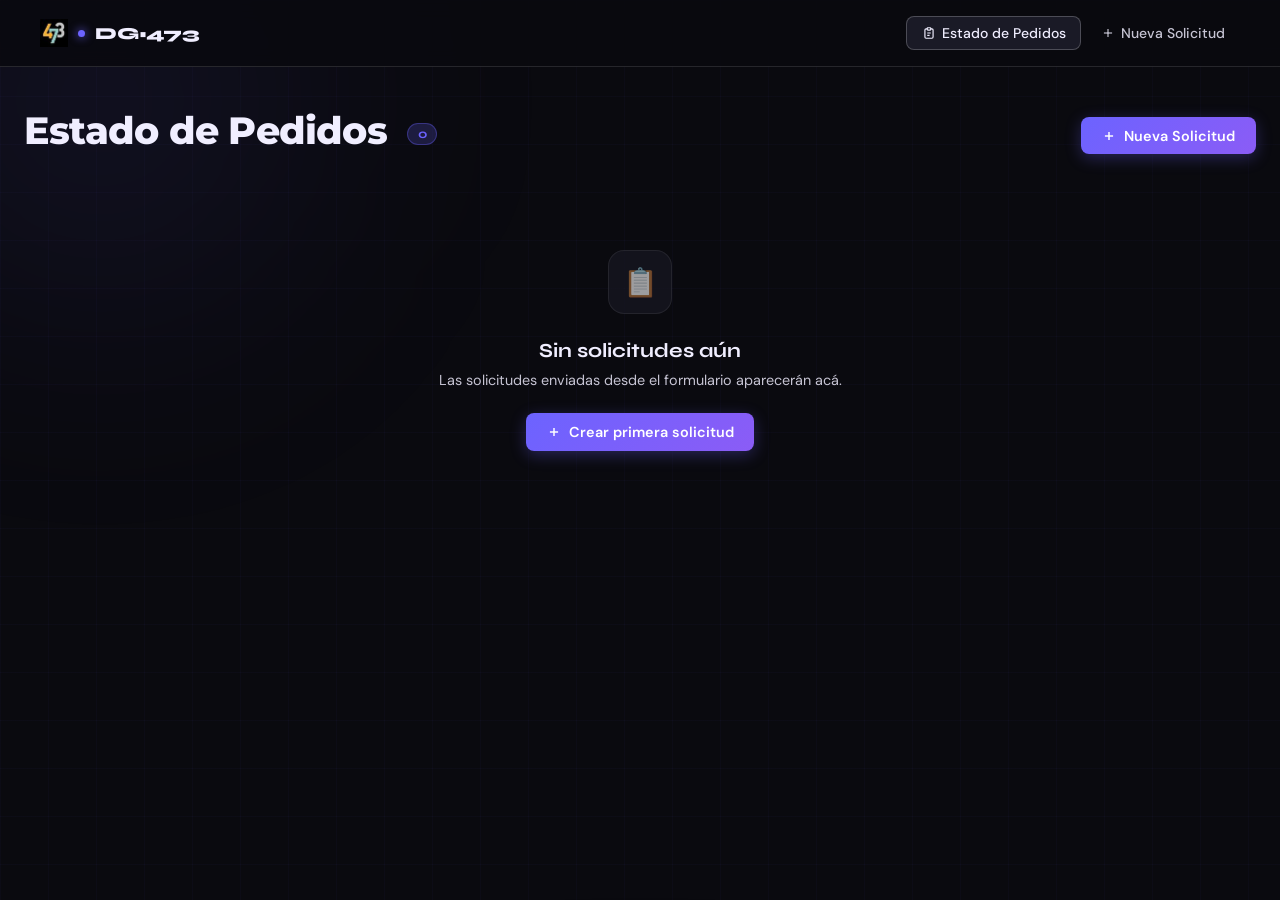
<file: index.html>
<!DOCTYPE html>
<html lang="es">
<head>
<meta charset="UTF-8">
<meta name="viewport" content="width=device-width, initial-scale=1.0">
<title>DG•473 — Estado de Pedidos</title>
<link rel="icon" type="image/png" href="favicon.png">
<link rel="stylesheet" href="styles.css">
</head>
<body>

<div class="glow-orb glow-orb-1"></div>

<nav>
  <a href="index.html" class="nav-brand">
    <img src="favicon.png" alt="DG473" class="nav-favicon">
    <div class="nav-brand-dot"></div>
    DG•473
  </a>
  <div class="nav-links">
    <a href="index.html" class="nav-link active">
      <svg width="14" height="14" viewBox="0 0 24 24" fill="none" stroke="currentColor" stroke-width="2"><path d="M9 5H7a2 2 0 00-2 2v12a2 2 0 002 2h10a2 2 0 002-2V7a2 2 0 00-2-2h-2"/><rect x="9" y="3" width="6" height="4" rx="1"/><path d="M9 12h6M9 16h4"/></svg>
      Estado de Pedidos
    </a>
    <a href="solicitud.html" class="nav-link">
      <svg width="14" height="14" viewBox="0 0 24 24" fill="none" stroke="currentColor" stroke-width="2"><line x1="12" y1="5" x2="12" y2="19"/><line x1="5" y1="12" x2="19" y2="12"/></svg>
      Nueva Solicitud
    </a>
  </div>
</nav>

<main class="estado-main">
  <div class="estado-page-header page-header">
    <div>
      <h1 class="page-title estado-page-title">
        Estado de Pedidos <span class="counter-badge" id="rowCount">0</span>
      </h1>
    </div>
    <a href="solicitud.html" class="btn-new">
      <svg width="14" height="14" viewBox="0 0 24 24" fill="none" stroke="currentColor" stroke-width="2.5"><line x1="12" y1="5" x2="12" y2="19"/><line x1="5" y1="12" x2="19" y2="12"/></svg>
      Nueva Solicitud
    </a>
  </div>

  <div id="tableContainer">
    <div class="table-wrapper">
      <div class="table-scroll">
        <table>
          <thead>
            <tr>
              <th>Pedido / Solicita</th>
              <th>Unidad</th>
              <th>Diseño</th>
              <th>Detalle</th>
              <th>Fecha Asignada</th>
              <th>Prioridad</th>
              <th>Estado</th>
              <th>Correcciones</th>
              <th>Link</th>
              <th style="text-align:center; width:44px">
                <svg width="13" height="13" viewBox="0 0 24 24" fill="none" stroke="currentColor" stroke-width="2"><path d="M3 6h18M19 6l-1 14a2 2 0 01-2 2H8a2 2 0 01-2-2L5 6"/></svg>
              </th>
            </tr>
          </thead>
          <tbody id="tbody"></tbody>
        </table>
      </div>
    </div>
  </div>

  <div class="empty-state" id="emptyState" style="display:none">
    <div class="empty-icon">📋</div>
    <div class="empty-title">Sin solicitudes aún</div>
    <p class="empty-text">Las solicitudes enviadas desde el formulario aparecerán acá.</p>
    <a href="solicitud.html" class="btn-new" style="display:inline-flex; text-decoration:none;">
      <svg width="14" height="14" viewBox="0 0 24 24" fill="none" stroke="currentColor" stroke-width="2.5"><line x1="12" y1="5" x2="12" y2="19"/><line x1="5" y1="12" x2="19" y2="12"/></svg>
      Crear primera solicitud
    </a>
  </div>
</main>

<!-- Modal detalle -->
<div class="modal-overlay" id="modalOverlay" onclick="closeModalIfOutside(event)">
  <div class="modal">
    <div class="modal-header">
      <div class="modal-title" id="modalTitle"></div>
      <button class="modal-close" onclick="closeModal()">
        <svg width="12" height="12" viewBox="0 0 24 24" fill="none" stroke="currentColor" stroke-width="2.5"><line x1="18" y1="6" x2="6" y2="18"/><line x1="6" y1="6" x2="18" y2="18"/></svg>
      </button>
    </div>
    <div class="modal-label">Detalle completo del diseño</div>
    <div class="modal-content" id="modalContent"></div>
  </div>
</div>

<!-- Confirm delete -->
<div class="confirm-overlay" id="confirmOverlay">
  <div class="confirm-dialog">
    <div class="confirm-icon">
      <svg width="22" height="22" viewBox="0 0 24 24" fill="none" stroke="currentColor" stroke-width="2"><path d="M3 6h18M19 6l-1 14a2 2 0 01-2 2H8a2 2 0 01-2-2L5 6M10 11v6M14 11v6M9 6V4a1 1 0 011-1h4a1 1 0 011 1v2"/></svg>
    </div>
    <div class="confirm-title">¿Eliminar solicitud?</div>
    <p class="confirm-text">Esta acción no se puede deshacer. La solicitud será eliminada permanentemente.</p>
    <div class="confirm-actions">
      <button class="btn-cancel" onclick="closeConfirm()">Cancelar</button>
      <button class="btn-delete" onclick="confirmDelete()">Sí, eliminar</button>
    </div>
  </div>
</div>

<!-- Toast -->
<div class="toast toast-danger" id="toast">
  <svg width="14" height="14" viewBox="0 0 24 24" fill="none" stroke="currentColor" stroke-width="2.5"><path d="M3 6h18M19 6l-1 14a2 2 0 01-2 2H8a2 2 0 01-2-2L5 6"/></svg>
  Solicitud eliminada
</div>

<script>
  let pendingDeleteId = null;
  const ESTADOS    = ['Sin Iniciar','Iniciado','Feedback','FINALIZADO'];
  const PRIORIDADES = ['Urgente','Intermedio','Normal'];

  function getSolicitudes() {
    return JSON.parse(localStorage.getItem('solicitudes') || '[]');
  }

  function saveSolicitudes(data) {
    localStorage.setItem('solicitudes', JSON.stringify(data));
  }

  function formatDate(d) {
    if (!d) return '—';
    const parts = d.split('-');
    if (parts.length !== 3) return d;
    return parts[2] + '/' + parts[1] + '/' + parts[0];
  }

  function priorityBadge(p) {
    const map = { 'Urgente': 'urgente', 'Intermedio': 'intermedio', 'Normal': 'normal' };
    const cls = map[p] || 'normal';
    return '<span class="badge badge-' + cls + '"><span class="badge-dot"></span>' + esc(p) + '</span>';
  }

  function esc(str) {
    if (!str) return '';
    return String(str)
      .replace(/&/g,'&amp;').replace(/</g,'&lt;').replace(/>/g,'&gt;')
      .replace(/"/g,'&quot;').replace(/'/g,'&#39;');
  }

  function renderTable() {
    const data = getSolicitudes();
    const tbody = document.getElementById('tbody');
    const emptyState = document.getElementById('emptyState');
    const tableContainer = document.getElementById('tableContainer');
    document.getElementById('rowCount').textContent = data.length;

    if (data.length === 0) {
      tableContainer.style.display = 'none';
      emptyState.style.display = 'block';
      return;
    }

    tableContainer.style.display = 'block';
    emptyState.style.display = 'none';
    tbody.innerHTML = '';

    data.forEach(function(item) {
      const tr = document.createElement('tr');
      if (item.estado === 'FINALIZADO') tr.classList.add('finalizado');
      tr.dataset.id = item.id;

      const detalleLong = item.detalle && item.detalle.length > 150;
      const linkVal = item.link || '';
      const hasLink = linkVal.startsWith('http');

      const estadoOptions = ESTADOS.map(function(s) {
        return '<option value="' + esc(s) + '"' + (item.estado === s ? ' selected' : '') + '>' + esc(s) + '</option>';
      }).join('');

      const prioOptions = PRIORIDADES.map(function(s) {
        return '<option value="' + esc(s) + '"' + (item.prioridad === s ? ' selected' : '') + '>' + esc(s) + '</option>';
      }).join('');

      const detalleEsc = esc(item.detalle || '—');
      const detalleData = (item.detalle || '').replace(/\\/g,'\\\\').replace(/'/g,"\\'").replace(/\n/g,'\\n');
      const solicEsc = esc(item.solicita).replace(/'/g,"\\'");

      // Map old priority names to new ones
      const prioVal = item.prioridad === 'Prioritario' ? 'Intermedio' : (item.prioridad || 'Normal');

      tr.innerHTML =
        /* Fecha + Solicita combinados */
        '<td class="td-fecha-solicita">' +
          '<span class="td-fecha">' + formatDate(item.fechaPedido) + '</span>' +
          '<span class="td-solicita">' + esc(item.solicita) + '</span>' +
        '</td>' +
        '<td class="unidad-cell">' + esc(item.unidad) + '</td>' +
        '<td class="tipo-cell">' + esc(item.tipoDiseno) + '</td>' +
        /* Detalle */
        '<td class="detalle-cell">' +
          '<div class="detalle-preview" onclick="openModal(\'' + solicEsc + '\', \'' + detalleData + '\')">' + detalleEsc + '</div>' +
          (detalleLong ? '<button class="detalle-more" onclick="openModal(\'' + solicEsc + '\', \'' + detalleData + '\')"><svg width="10" height="10" viewBox="0 0 24 24" fill="none" stroke="currentColor" stroke-width="2.5"><path d="M15 3h6v6M9 21H3v-6M21 3l-7 7M3 21l7-7"/></svg> Ver completo</button>' : '') +
        '</td>' +
        /* Fecha Asignada editable */
        '<td><input type="date" class="fecha-asignada-input" value="' + esc(item.fechaAsignada || '') + '" onchange="updateFechaAsignada(' + item.id + ', this.value)" title="Editar fecha asignada"></td>' +
        /* Prioridad: badge + select */
        '<td class="prioridad-cell">' +
          '<div class="prioridad-wrap">' +
            '<div id="pBadge-' + item.id + '">' + priorityBadge(prioVal) + '</div>' +
            '<select class="prioridad-select" onchange="updatePrioridad(' + item.id + ', this.value)">' + prioOptions + '</select>' +
          '</div>' +
        '</td>' +
        /* Estado */
        '<td><select class="estado-select" onchange="updateEstado(' + item.id + ', this.value)">' + estadoOptions + '</select></td>' +
        /* Correcciones */
        '<td class="correcciones-cell"><textarea class="correcciones-textarea" placeholder="Anotá las correcciones..." onchange="updateCorrecciones(' + item.id + ', this.value)">' + esc(item.correcciones || '') + '</textarea></td>' +
        /* Link */
        '<td class="link-cell"><div class="link-input-wrap">' +
          '<input type="url" class="link-input" placeholder="https://..." value="' + esc(linkVal) + '" onchange="updateLink(' + item.id + ', this.value)">' +
          '<a class="link-open-btn" id="linkBtn-' + item.id + '" href="' + (hasLink ? esc(linkVal) : '#') + '" target="_blank" rel="noopener" style="' + (!hasLink ? 'opacity:0.3;pointer-events:none;' : '') + '" title="Abrir link"><svg width="12" height="12" viewBox="0 0 24 24" fill="none" stroke="currentColor" stroke-width="2.5"><path d="M18 13v6a2 2 0 01-2 2H5a2 2 0 01-2-2V8a2 2 0 012-2h6"/><polyline points="15 3 21 3 21 9"/><line x1="10" y1="14" x2="21" y2="3"/></svg></a>' +
        '</div></td>' +
        /* Delete */
        '<td><button class="delete-btn" onclick="askDelete(' + item.id + ')" title="Eliminar"><svg width="14" height="14" viewBox="0 0 24 24" fill="none" stroke="currentColor" stroke-width="2"><path d="M3 6h18M19 6l-1 14a2 2 0 01-2 2H8a2 2 0 01-2-2L5 6M10 11v6M14 11v6M9 6V4a1 1 0 011-1h4a1 1 0 011 1v2"/></svg></button></td>';

      tbody.appendChild(tr);
    });
  }

  function updateEstado(id, estado) {
    const data = getSolicitudes();
    const item = data.find(function(x) { return x.id == id; });
    if (!item) return;
    item.estado = estado;
    saveSolicitudes(data);
    const tr = document.querySelector('tr[data-id="' + id + '"]');
    if (tr) {
      if (estado === 'FINALIZADO') tr.classList.add('finalizado');
      else tr.classList.remove('finalizado');
    }
  }

  function updatePrioridad(id, prioridad) {
    const data = getSolicitudes();
    const item = data.find(function(x) { return x.id == id; });
    if (!item) return;
    item.prioridad = prioridad;
    saveSolicitudes(data);
    const badge = document.getElementById('pBadge-' + id);
    if (badge) badge.innerHTML = priorityBadge(prioridad);
  }

  function updateFechaAsignada(id, fecha) {
    const data = getSolicitudes();
    const item = data.find(function(x) { return x.id == id; });
    if (!item) return;
    item.fechaAsignada = fecha;
    saveSolicitudes(data);
  }

  function updateCorrecciones(id, texto) {
    const data = getSolicitudes();
    const item = data.find(function(x) { return x.id == id; });
    if (!item) return;
    item.correcciones = texto;
    saveSolicitudes(data);
  }

  function updateLink(id, link) {
    const data = getSolicitudes();
    const item = data.find(function(x) { return x.id == id; });
    if (!item) return;
    item.link = link.trim();
    saveSolicitudes(data);
    const btn = document.getElementById('linkBtn-' + id);
    if (btn) {
      const valid = link.trim().startsWith('http');
      btn.href = valid ? link.trim() : '#';
      btn.style.opacity = valid ? '1' : '0.3';
      btn.style.pointerEvents = valid ? '' : 'none';
    }
  }

  function askDelete(id) {
    pendingDeleteId = id;
    document.getElementById('confirmOverlay').classList.add('open');
  }

  function closeConfirm() {
    pendingDeleteId = null;
    document.getElementById('confirmOverlay').classList.remove('open');
  }

  function confirmDelete() {
    if (!pendingDeleteId) return;
    const data = getSolicitudes().filter(function(x) { return x.id != pendingDeleteId; });
    saveSolicitudes(data);
    pendingDeleteId = null;
    document.getElementById('confirmOverlay').classList.remove('open');
    renderTable();
    const t = document.getElementById('toast');
    t.classList.add('show');
    setTimeout(function() { t.classList.remove('show'); }, 2500);
  }

  function openModal(title, content) {
    document.getElementById('modalTitle').textContent = 'Solicita: ' + title;
    document.getElementById('modalContent').textContent = content || '—';
    document.getElementById('modalOverlay').classList.add('open');
  }

  function closeModal() { document.getElementById('modalOverlay').classList.remove('open'); }
  function closeModalIfOutside(e) { if (e.target === document.getElementById('modalOverlay')) closeModal(); }

  document.addEventListener('keydown', function(e) {
    if (e.key === 'Escape') { closeModal(); closeConfirm(); }
  });

  renderTable();
</script>
</body>
</html>
</file>
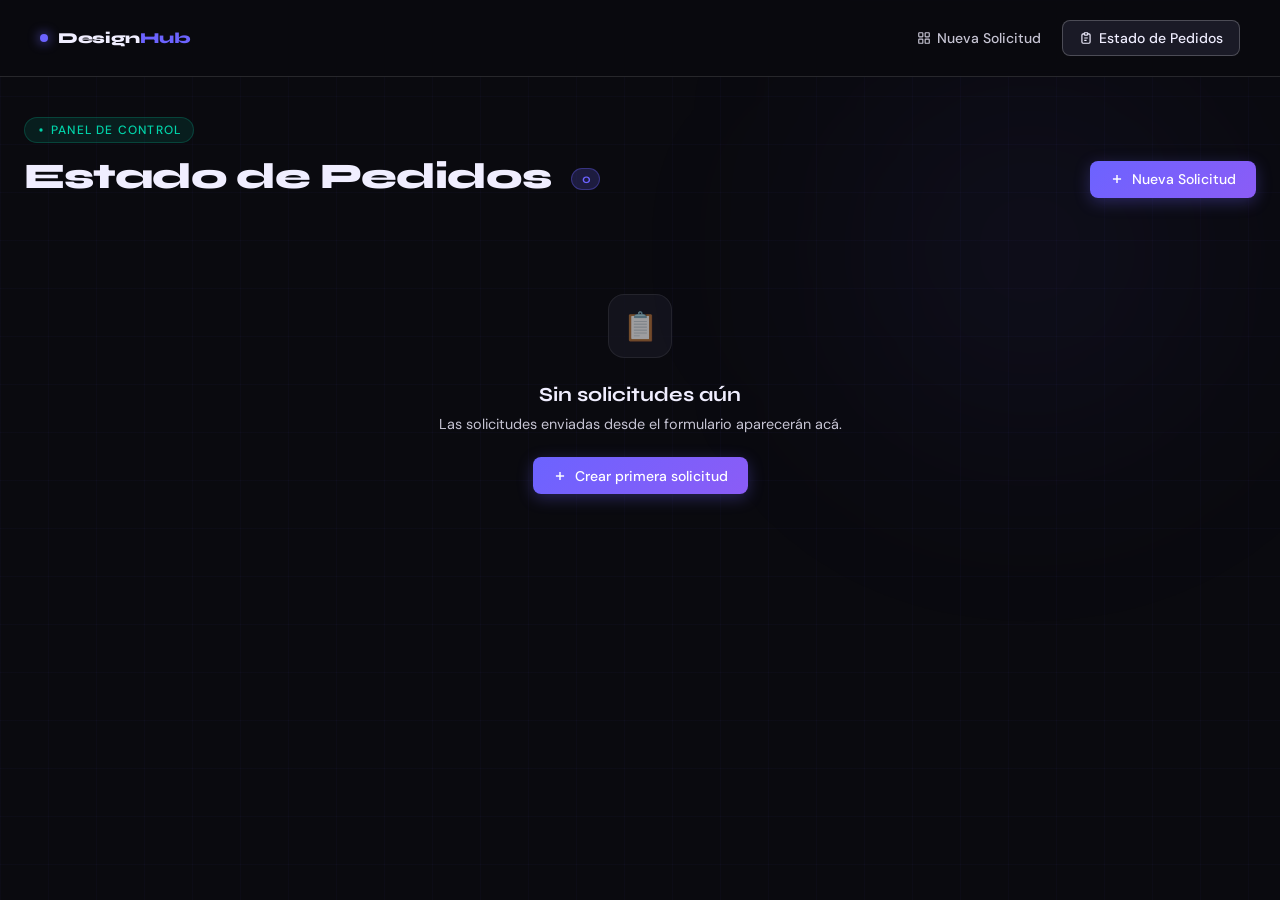
<file: estado.html>
<!DOCTYPE html>
<html lang="es">
<head>
<meta charset="UTF-8">
<meta name="viewport" content="width=device-width, initial-scale=1.0">
<title>Estado de Pedidos — DesignHub</title>
<link href="https://fonts.googleapis.com/css2?family=Syne:wght@400;500;600;700;800&family=DM+Sans:wght@300;400;500&display=swap" rel="stylesheet">
<style>
  *, *::before, *::after { box-sizing: border-box; margin: 0; padding: 0; }

  :root {
    --bg: #0a0a0f;
    --surface: #12121a;
    --surface2: #1a1a26;
    --border: rgba(255,255,255,0.12);
    --border-hover: rgba(255,255,255,0.22);
    --accent: #6c63ff;
    --accent2: #ff6b9d;
    --accent3: #00d4aa;
    --text: #f0eeff;
    --text-muted: rgba(240,238,255,0.82);
    --text-dim: rgba(240,238,255,0.55);
    --danger: #ff4757;
    --radius: 12px;
    --radius-sm: 8px;
  }

  body {
    font-family: 'DM Sans', sans-serif;
    background: var(--bg);
    color: var(--text);
    min-height: 100vh;
    overflow-x: hidden;
  }

  body::before {
    content: '';
    position: fixed;
    inset: 0;
    background-image:
      linear-gradient(rgba(108,99,255,0.03) 1px, transparent 1px),
      linear-gradient(90deg, rgba(108,99,255,0.03) 1px, transparent 1px);
    background-size: 48px 48px;
    pointer-events: none;
    z-index: 0;
  }

  .glow-orb {
    position: fixed;
    border-radius: 50%;
    filter: blur(120px);
    pointer-events: none;
    z-index: 0;
  }
  .glow-orb-1 {
    width: 500px; height: 500px;
    background: radial-gradient(circle, rgba(108,99,255,0.1), transparent 70%);
    top: 0; right: 0;
  }

  nav {
    position: sticky;
    top: 0;
    z-index: 50;
    display: flex;
    align-items: center;
    justify-content: space-between;
    padding: 1.25rem 2.5rem;
    border-bottom: 1px solid var(--border);
    backdrop-filter: blur(10px);
    background: rgba(10,10,15,0.85);
  }

  .nav-brand {
    display: flex;
    align-items: center;
    gap: 10px;
    font-family: 'Syne', sans-serif;
    font-weight: 800;
    font-size: 0.95rem;
    letter-spacing: -0.02em;
  }

  .nav-brand-dot {
    width: 8px; height: 8px;
    background: var(--accent);
    border-radius: 50%;
    box-shadow: 0 0 12px var(--accent);
    animation: pulse 2s ease-in-out infinite;
  }

  @keyframes pulse {
    0%, 100% { opacity: 1; transform: scale(1); }
    50% { opacity: 0.6; transform: scale(0.8); }
  }

  .nav-links { display: flex; gap: 4px; }

  .nav-link {
    padding: 0.5rem 1rem;
    border-radius: var(--radius-sm);
    font-size: 0.875rem;
    font-weight: 500;
    color: var(--text-muted);
    text-decoration: none;
    transition: all 0.2s;
    border: 1px solid transparent;
    display: inline-flex;
    align-items: center;
    gap: 6px;
  }

  .nav-link:hover { color: var(--text); background: var(--surface); border-color: var(--border); }
  .nav-link.active { color: var(--text); background: var(--surface2); border-color: var(--border-hover); }

  main {
    position: relative;
    z-index: 1;
    padding: 2.5rem 1.5rem 4rem;
    max-width: 1400px;
    margin: 0 auto;
  }

  .page-header {
    display: flex;
    align-items: flex-end;
    justify-content: space-between;
    margin-bottom: 2rem;
    gap: 1rem;
    flex-wrap: wrap;
    animation: fadeUp 0.4s ease both;
  }

  @keyframes fadeUp {
    from { opacity: 0; transform: translateY(12px); }
    to { opacity: 1; transform: translateY(0); }
  }

  .page-tag {
    display: inline-flex;
    align-items: center;
    gap: 6px;
    font-size: 0.75rem;
    font-weight: 500;
    letter-spacing: 0.1em;
    text-transform: uppercase;
    color: var(--accent3);
    background: rgba(0,212,170,0.1);
    border: 1px solid rgba(0,212,170,0.2);
    padding: 4px 12px;
    border-radius: 100px;
    margin-bottom: 0.75rem;
  }

  .page-title {
    font-family: 'Syne', sans-serif;
    font-size: clamp(1.5rem, 3vw, 2.25rem);
    font-weight: 800;
    letter-spacing: -0.03em;
  }

  .counter-badge {
    display: inline-flex;
    align-items: center;
    justify-content: center;
    background: rgba(108,99,255,0.2);
    color: var(--accent);
    border: 1px solid rgba(108,99,255,0.35);
    border-radius: 100px;
    font-size: 0.8rem;
    font-weight: 600;
    padding: 2px 10px;
    margin-left: 10px;
    vertical-align: middle;
    font-family: 'Syne', sans-serif;
  }

  .btn-new {
    display: inline-flex;
    align-items: center;
    gap: 8px;
    font-family: 'DM Sans', sans-serif;
    font-size: 0.875rem;
    font-weight: 500;
    padding: 0.6rem 1.25rem;
    border-radius: var(--radius-sm);
    background: linear-gradient(135deg, var(--accent), #8b5cf6);
    color: white;
    text-decoration: none;
    box-shadow: 0 4px 16px rgba(108,99,255,0.3);
    transition: all 0.2s;
    border: none;
    cursor: pointer;
  }

  .btn-new:hover { transform: translateY(-1px); box-shadow: 0 6px 24px rgba(108,99,255,0.4); }

  .table-wrapper {
    background: var(--surface);
    border: 1px solid var(--border);
    border-radius: 16px;
    overflow: hidden;
    animation: fadeUp 0.4s 0.1s ease both;
    position: relative;
  }

  .table-wrapper::before {
    content: '';
    position: absolute;
    top: 0; left: 0; right: 0;
    height: 1px;
    background: linear-gradient(90deg, transparent, var(--accent), transparent);
    opacity: 0.5;
    z-index: 1;
  }

  .table-scroll { overflow-x: auto; }

  table {
    width: 100%;
    border-collapse: collapse;
    font-size: 0.95rem;
    min-width: 1000px;
  }

  thead tr {
    background: var(--surface2);
    border-bottom: 1px solid var(--border);
  }

  th {
    padding: 0.9rem 1rem;
    text-align: left;
    font-size: 0.78rem;
    font-weight: 700;
    letter-spacing: 0.07em;
    text-transform: uppercase;
    color: var(--text-dim);
    white-space: nowrap;
  }

  tbody tr {
    border-bottom: 1px solid var(--border);
    transition: background 0.2s;
  }

  tbody tr:last-child { border-bottom: none; }
  tbody tr:hover { background: rgba(255,255,255,0.02); }

  tbody tr.terminado { background: rgba(0,212,170,0.05) !important; }
  tbody tr.terminado:hover { background: rgba(0,212,170,0.08) !important; }
  tbody tr.terminado td { color: rgba(0,212,170,0.85); }
  tbody tr.terminado .badge { filter: brightness(0.7) saturate(0.5); }

  td {
    padding: 0.9rem 1rem;
    color: var(--text-muted);
    vertical-align: top;
  }

  td.date-cell {
    font-variant-numeric: tabular-nums;
    font-size: 0.9rem;
    white-space: nowrap;
    color: var(--text-dim);
  }

  td.solicita-cell {
    font-weight: 600;
    color: var(--text);
    white-space: nowrap;
  }

  td.unidad-cell, td.tipo-cell { white-space: nowrap; }

  .detalle-cell { max-width: 200px; }

  .detalle-preview {
    display: -webkit-box;
    -webkit-line-clamp: 4;
    -webkit-box-orient: vertical;
    overflow: hidden;
    line-height: 1.5;
    cursor: pointer;
    transition: color 0.2s;
  }

  .detalle-preview:hover { color: var(--text); }

  .detalle-more {
    font-size: 0.73rem;
    color: var(--accent);
    cursor: pointer;
    margin-top: 4px;
    display: inline-flex;
    align-items: center;
    gap: 3px;
    opacity: 0.8;
    transition: opacity 0.2s;
    background: none;
    border: none;
    padding: 0;
    font-family: inherit;
  }

  .detalle-more:hover { opacity: 1; }

  .badge {
    display: inline-flex;
    align-items: center;
    gap: 5px;
    padding: 4px 11px;
    border-radius: 100px;
    font-size: 0.82rem;
    font-weight: 600;
    white-space: nowrap;
  }

  .badge-urgente { background: rgba(255,71,87,0.15); color: #ff6b7a; border: 1px solid rgba(255,71,87,0.3); }
  .badge-prioritario { background: rgba(255,165,0,0.15); color: #ffa500; border: 1px solid rgba(255,165,0,0.3); }
  .badge-normal { background: rgba(255,214,0,0.15); color: #e8c000; border: 1px solid rgba(255,214,0,0.3); }

  .badge-dot { width: 6px; height: 6px; border-radius: 50%; background: currentColor; }

  .estado-select {
    background: var(--surface2);
    border: 1px solid var(--border);
    border-radius: 6px;
    color: var(--text-muted);
    font-family: 'DM Sans', sans-serif;
    font-size: 0.9rem;
    padding: 5px 26px 5px 8px;
    width: 145px;
    outline: none;
    appearance: none;
    -webkit-appearance: none;
    cursor: pointer;
    background-image: url("data:image/svg+xml,%3Csvg xmlns='http://www.w3.org/2000/svg' width='10' height='6' viewBox='0 0 10 6'%3E%3Cpath d='M1 1l4 4 4-4' stroke='rgba(240,238,255,0.4)' stroke-width='1.5' fill='none' stroke-linecap='round'/%3E%3C/svg%3E");
    background-repeat: no-repeat;
    background-position: right 8px center;
    transition: border-color 0.2s;
  }

  .estado-select:focus { border-color: var(--accent); box-shadow: 0 0 0 2px rgba(108,99,255,0.2); }
  .estado-select option { background: #1a1a26; }

  .link-cell { min-width: 155px; }

  .link-input-wrap { display: flex; align-items: center; gap: 5px; }

  .link-input {
    background: var(--surface2);
    border: 1px solid var(--border);
    border-radius: 6px;
    color: var(--text-muted);
    font-family: 'DM Sans', sans-serif;
    font-size: 0.88rem;
    padding: 5px 8px;
    width: 110px;
    outline: none;
    transition: all 0.2s;
  }

  .link-input:focus { border-color: var(--accent); box-shadow: 0 0 0 2px rgba(108,99,255,0.15); color: var(--text); }

  .link-open-btn {
    display: flex;
    align-items: center;
    justify-content: center;
    width: 27px; height: 27px;
    border-radius: 5px;
    background: transparent;
    border: 1px solid var(--border);
    cursor: pointer;
    color: var(--text-dim);
    transition: all 0.2s;
    text-decoration: none;
    flex-shrink: 0;
  }

  .link-open-btn:hover { background: rgba(108,99,255,0.15); border-color: rgba(108,99,255,0.4); color: var(--accent); }

  .delete-btn {
    display: flex;
    align-items: center;
    justify-content: center;
    width: 30px; height: 30px;
    border-radius: 6px;
    background: transparent;
    border: 1px solid transparent;
    cursor: pointer;
    color: var(--text-dim);
    transition: all 0.2s;
    margin: 0 auto;
  }

  .delete-btn:hover { background: rgba(255,71,87,0.12); border-color: rgba(255,71,87,0.3); color: var(--danger); }

  .correcciones-cell { min-width: 180px; max-width: 220px; }

  .correcciones-textarea {
    background: var(--surface2);
    border: 1px solid var(--border);
    border-radius: 6px;
    color: var(--text-muted);
    font-family: 'DM Sans', sans-serif;
    font-size: 0.9rem;
    padding: 6px 8px;
    width: 100%;
    min-height: 70px;
    resize: vertical;
    outline: none;
    line-height: 1.5;
    transition: all 0.2s;
  }

  .correcciones-textarea:focus {
    border-color: var(--accent2);
    box-shadow: 0 0 0 2px rgba(255,107,157,0.15);
    color: var(--text);
  }

  .correcciones-textarea::placeholder { color: rgba(240,238,255,0.35); font-style: italic; }

  .empty-state {
    text-align: center;
    padding: 4rem 2rem;
    animation: fadeUp 0.4s ease both;
  }

  .empty-icon {
    width: 64px; height: 64px;
    background: var(--surface2);
    border: 1px solid var(--border);
    border-radius: 16px;
    display: flex;
    align-items: center;
    justify-content: center;
    margin: 0 auto 1.5rem;
    font-size: 1.75rem;
    opacity: 0.6;
  }

  .empty-title { font-family: 'Syne', sans-serif; font-size: 1.25rem; font-weight: 700; margin-bottom: 0.5rem; }
  .empty-text { font-size: 0.9rem; color: var(--text-muted); margin-bottom: 1.5rem; }

  /* Modal */
  .modal-overlay {
    display: none;
    position: fixed;
    inset: 0;
    background: rgba(0,0,0,0.72);
    backdrop-filter: blur(6px);
    z-index: 100;
    align-items: center;
    justify-content: center;
    padding: 2rem;
  }

  .modal-overlay.open { display: flex; }

  .modal {
    background: var(--surface);
    border: 1px solid var(--border-hover);
    border-radius: 16px;
    padding: 2rem;
    max-width: 560px;
    width: 100%;
    position: relative;
    animation: modalIn 0.25s cubic-bezier(0.34,1.4,0.64,1) both;
    max-height: 80vh;
    overflow-y: auto;
  }

  @keyframes modalIn {
    from { opacity: 0; transform: scale(0.94) translateY(12px); }
    to { opacity: 1; transform: scale(1) translateY(0); }
  }

  .modal::before {
    content: '';
    position: absolute;
    top: 0; left: 0; right: 0;
    height: 1px;
    background: linear-gradient(90deg, transparent, var(--accent), transparent);
    border-radius: 16px 16px 0 0;
  }

  .modal-header {
    display: flex;
    align-items: flex-start;
    justify-content: space-between;
    margin-bottom: 1.25rem;
    gap: 1rem;
  }

  .modal-title { font-family: 'Syne', sans-serif; font-size: 1rem; font-weight: 700; color: var(--text); }
  .modal-label { font-size: 0.72rem; font-weight: 600; letter-spacing: 0.08em; text-transform: uppercase; color: var(--text-dim); margin-bottom: 0.5rem; }
  .modal-content { font-size: 0.9rem; line-height: 1.7; color: var(--text-muted); white-space: pre-wrap; }

  .modal-close {
    width: 28px; height: 28px;
    border-radius: 6px;
    background: var(--surface2);
    border: 1px solid var(--border);
    cursor: pointer;
    color: var(--text-dim);
    display: flex; align-items: center; justify-content: center;
    flex-shrink: 0;
    transition: all 0.2s;
  }

  .modal-close:hover { color: var(--text); border-color: var(--border-hover); }

  /* Confirm */
  .confirm-overlay {
    display: none;
    position: fixed;
    inset: 0;
    background: rgba(0,0,0,0.65);
    backdrop-filter: blur(4px);
    z-index: 200;
    align-items: center;
    justify-content: center;
  }

  .confirm-overlay.open { display: flex; }

  .confirm-dialog {
    background: var(--surface);
    border: 1px solid rgba(255,71,87,0.2);
    border-radius: 14px;
    padding: 1.75rem;
    max-width: 380px;
    width: 90%;
    text-align: center;
    animation: modalIn 0.2s ease both;
  }

  .confirm-icon {
    width: 48px; height: 48px;
    background: rgba(255,71,87,0.1);
    border-radius: 50%;
    display: flex; align-items: center; justify-content: center;
    margin: 0 auto 1rem;
    color: var(--danger);
  }

  .confirm-title { font-family: 'Syne', sans-serif; font-size: 1rem; font-weight: 700; margin-bottom: 0.5rem; }
  .confirm-text { font-size: 0.85rem; color: var(--text-muted); margin-bottom: 1.5rem; line-height: 1.5; }
  .confirm-actions { display: flex; gap: 10px; justify-content: center; }

  .btn-cancel {
    padding: 0.55rem 1.25rem; border-radius: 8px; background: transparent;
    border: 1px solid var(--border); color: var(--text-muted);
    font-family: 'DM Sans', sans-serif; font-size: 0.875rem; cursor: pointer; transition: all 0.2s;
  }

  .btn-cancel:hover { background: var(--surface2); color: var(--text); }

  .btn-delete {
    padding: 0.55rem 1.25rem; border-radius: 8px; background: rgba(255,71,87,0.15);
    border: 1px solid rgba(255,71,87,0.35); color: var(--danger);
    font-family: 'DM Sans', sans-serif; font-size: 0.875rem; font-weight: 500; cursor: pointer; transition: all 0.2s;
  }

  .btn-delete:hover { background: rgba(255,71,87,0.25); }

  /* Toast */
  .toast {
    position: fixed;
    bottom: 2rem; left: 50%;
    transform: translateX(-50%) translateY(100px);
    background: var(--surface2);
    border: 1px solid rgba(255,71,87,0.2);
    color: var(--danger);
    padding: 0.65rem 1.25rem;
    border-radius: 100px;
    font-size: 0.85rem;
    z-index: 300;
    transition: transform 0.35s cubic-bezier(0.34,1.4,0.64,1);
    display: flex; align-items: center; gap: 6px;
    box-shadow: 0 8px 24px rgba(0,0,0,0.3);
    white-space: nowrap;
  }

  .toast.show { transform: translateX(-50%) translateY(0); }

  @media (max-width: 700px) {
    nav { padding: 1rem 1.25rem; }
    main { padding: 1.5rem 0.75rem 3rem; }
    .page-header { flex-direction: column; align-items: flex-start; }
  }
</style>
</head>
<body>

<div class="glow-orb glow-orb-1"></div>

<nav>
  <div class="nav-brand">
    <div class="nav-brand-dot"></div>
    <span>Design<span style="color:var(--accent)">Hub</span></span>
  </div>
  <div class="nav-links">
    <a href="index.html" class="nav-link">
      <svg width="14" height="14" viewBox="0 0 24 24" fill="none" stroke="currentColor" stroke-width="2"><rect x="3" y="3" width="7" height="7" rx="1"/><rect x="14" y="3" width="7" height="7" rx="1"/><rect x="3" y="14" width="7" height="7" rx="1"/><rect x="14" y="14" width="7" height="7" rx="1"/></svg>
      Nueva Solicitud
    </a>
    <a href="estado.html" class="nav-link active">
      <svg width="14" height="14" viewBox="0 0 24 24" fill="none" stroke="currentColor" stroke-width="2"><path d="M9 5H7a2 2 0 00-2 2v12a2 2 0 002 2h10a2 2 0 002-2V7a2 2 0 00-2-2h-2"/><rect x="9" y="3" width="6" height="4" rx="1"/><path d="M9 12h6M9 16h4"/></svg>
      Estado de Pedidos
    </a>
  </div>
</nav>

<main>
  <div class="page-header">
    <div>
      <div class="page-tag">
        <svg width="8" height="8" viewBox="0 0 24 24" fill="currentColor"><circle cx="12" cy="12" r="5"/></svg>
        Panel de control
      </div>
      <h1 class="page-title">Estado de Pedidos <span class="counter-badge" id="rowCount">0</span></h1>
    </div>
    <a href="index.html" class="btn-new">
      <svg width="14" height="14" viewBox="0 0 24 24" fill="none" stroke="currentColor" stroke-width="2.5"><line x1="12" y1="5" x2="12" y2="19"/><line x1="5" y1="12" x2="19" y2="12"/></svg>
      Nueva Solicitud
    </a>
  </div>

  <div id="tableContainer">
    <div class="table-wrapper">
      <div class="table-scroll">
        <table>
          <thead>
            <tr>
              <th>Fecha Pedido</th>
              <th>Solicita</th>
              <th>Unidad</th>
              <th>Tipo de Diseño</th>
              <th>Detalle</th>
              <th>Fecha Asignada</th>
              <th>Prioridad</th>
              <th>Estado</th>
              <th>Correcciones</th>
              <th>Link</th>
              <th style="text-align:center; width:44px">
                <svg width="13" height="13" viewBox="0 0 24 24" fill="none" stroke="currentColor" stroke-width="2"><path d="M3 6h18M19 6l-1 14a2 2 0 01-2 2H8a2 2 0 01-2-2L5 6"/></svg>
              </th>
            </tr>
          </thead>
          <tbody id="tbody"></tbody>
        </table>
      </div>
    </div>
  </div>

  <div class="empty-state" id="emptyState" style="display:none">
    <div class="empty-icon">📋</div>
    <div class="empty-title">Sin solicitudes aún</div>
    <p class="empty-text">Las solicitudes enviadas desde el formulario aparecerán acá.</p>
    <a href="index.html" class="btn-new" style="display:inline-flex; text-decoration:none;">
      <svg width="14" height="14" viewBox="0 0 24 24" fill="none" stroke="currentColor" stroke-width="2.5"><line x1="12" y1="5" x2="12" y2="19"/><line x1="5" y1="12" x2="19" y2="12"/></svg>
      Crear primera solicitud
    </a>
  </div>
</main>

<!-- Modal detalle -->
<div class="modal-overlay" id="modalOverlay" onclick="closeModalIfOutside(event)">
  <div class="modal">
    <div class="modal-header">
      <div class="modal-title" id="modalTitle"></div>
      <button class="modal-close" onclick="closeModal()">
        <svg width="12" height="12" viewBox="0 0 24 24" fill="none" stroke="currentColor" stroke-width="2.5"><line x1="18" y1="6" x2="6" y2="18"/><line x1="6" y1="6" x2="18" y2="18"/></svg>
      </button>
    </div>
    <div class="modal-label">Detalle completo del diseño</div>
    <div class="modal-content" id="modalContent"></div>
  </div>
</div>

<!-- Confirm delete -->
<div class="confirm-overlay" id="confirmOverlay">
  <div class="confirm-dialog">
    <div class="confirm-icon">
      <svg width="22" height="22" viewBox="0 0 24 24" fill="none" stroke="currentColor" stroke-width="2"><path d="M3 6h18M19 6l-1 14a2 2 0 01-2 2H8a2 2 0 01-2-2L5 6M10 11v6M14 11v6M9 6V4a1 1 0 011-1h4a1 1 0 011 1v2"/></svg>
    </div>
    <div class="confirm-title">¿Eliminar solicitud?</div>
    <p class="confirm-text">Esta acción no se puede deshacer. La solicitud será eliminada permanentemente.</p>
    <div class="confirm-actions">
      <button class="btn-cancel" onclick="closeConfirm()">Cancelar</button>
      <button class="btn-delete" onclick="confirmDelete()">Sí, eliminar</button>
    </div>
  </div>
</div>

<!-- Toast -->
<div class="toast" id="toast">
  <svg width="14" height="14" viewBox="0 0 24 24" fill="none" stroke="currentColor" stroke-width="2.5"><path d="M3 6h18M19 6l-1 14a2 2 0 01-2 2H8a2 2 0 01-2-2L5 6"/></svg>
  Solicitud eliminada
</div>

<script>
  let pendingDeleteId = null;
  const ESTADOS = ['Sin Iniciar','En Proceso','En corrección','Corregido','TERMINADO'];

  function getSolicitudes() {
    return JSON.parse(localStorage.getItem('solicitudes') || '[]');
  }

  function saveSolicitudes(data) {
    localStorage.setItem('solicitudes', JSON.stringify(data));
  }

  function formatDate(d) {
    if (!d) return '—';
    const parts = d.split('-');
    if (parts.length !== 3) return d;
    return parts[2] + '/' + parts[1] + '/' + parts[0];
  }

  function priorityBadge(p) {
    const map = { 'Urgente': 'urgente', 'Prioritario': 'prioritario', 'Normal': 'normal' };
    const cls = map[p] || 'normal';
    return '<span class="badge badge-' + cls + '"><span class="badge-dot"></span>' + esc(p) + '</span>';
  }

  function esc(str) {
    if (!str) return '';
    return String(str)
      .replace(/&/g,'&amp;').replace(/</g,'&lt;').replace(/>/g,'&gt;')
      .replace(/"/g,'&quot;').replace(/'/g,'&#39;');
  }

  function renderTable() {
    const data = getSolicitudes();
    const tbody = document.getElementById('tbody');
    const emptyState = document.getElementById('emptyState');
    const tableContainer = document.getElementById('tableContainer');
    document.getElementById('rowCount').textContent = data.length;

    if (data.length === 0) {
      tableContainer.style.display = 'none';
      emptyState.style.display = 'block';
      return;
    }

    tableContainer.style.display = 'block';
    emptyState.style.display = 'none';
    tbody.innerHTML = '';

    data.forEach(function(item) {
      const tr = document.createElement('tr');
      if (item.estado === 'TERMINADO') tr.classList.add('terminado');
      tr.dataset.id = item.id;

      const detalleLong = item.detalle && item.detalle.length > 160;
      const linkVal = item.link || '';
      const hasLink = linkVal.startsWith('http');

      const estadoOptions = ESTADOS.map(function(s) {
        return '<option value="' + esc(s) + '"' + (item.estado === s ? ' selected' : '') + '>' + esc(s) + '</option>';
      }).join('');

      const detalleEsc = esc(item.detalle || '—');
      const detalleData = (item.detalle || '').replace(/\\/g,'\\\\').replace(/'/g,"\\'").replace(/\n/g,'\\n');

      tr.innerHTML =
        '<td class="date-cell">' + formatDate(item.fechaPedido) + '</td>' +
        '<td class="solicita-cell">' + esc(item.solicita) + '</td>' +
        '<td class="unidad-cell">' + esc(item.unidad) + '</td>' +
        '<td class="tipo-cell">' + esc(item.tipoDiseno) + '</td>' +
        '<td class="detalle-cell">' +
          '<div class="detalle-preview" onclick="openModal(\'' + esc(item.solicita).replace(/'/g,"\\'") + '\', \'' + detalleData + '\')">' + detalleEsc + '</div>' +
          (detalleLong ? '<button class="detalle-more" onclick="openModal(\'' + esc(item.solicita).replace(/'/g,"\\'") + '\', \'' + detalleData + '\')"><svg width="10" height="10" viewBox="0 0 24 24" fill="none" stroke="currentColor" stroke-width="2.5"><path d="M15 3h6v6M9 21H3v-6M21 3l-7 7M3 21l7-7"/></svg> Ver completo</button>' : '') +
        '</td>' +
        '<td class="date-cell">' + formatDate(item.fechaAsignada) + '</td>' +
        '<td>' + priorityBadge(item.prioridad) + '</td>' +
        '<td><select class="estado-select" onchange="updateEstado(' + item.id + ', this.value)">' + estadoOptions + '</select></td>' +
        '<td class="correcciones-cell"><textarea class="correcciones-textarea" placeholder="Anotá las correcciones..." onchange="updateCorrecciones(' + item.id + ', this.value)">' + esc(item.correcciones || '') + '</textarea></td>' +
        '<td class="link-cell"><div class="link-input-wrap">' +
          '<input type="url" class="link-input" placeholder="https://..." value="' + esc(linkVal) + '" onchange="updateLink(' + item.id + ', this.value)" title="Pegá una URL externa">' +
          '<a class="link-open-btn" id="linkBtn-' + item.id + '" href="' + (hasLink ? esc(linkVal) : '#') + '" target="_blank" rel="noopener" style="' + (!hasLink ? 'opacity:0.3;pointer-events:none;' : '') + '" title="Abrir link"><svg width="12" height="12" viewBox="0 0 24 24" fill="none" stroke="currentColor" stroke-width="2.5"><path d="M18 13v6a2 2 0 01-2 2H5a2 2 0 01-2-2V8a2 2 0 012-2h6"/><polyline points="15 3 21 3 21 9"/><line x1="10" y1="14" x2="21" y2="3"/></svg></a>' +
        '</div></td>' +
        '<td><button class="delete-btn" onclick="askDelete(' + item.id + ')" title="Eliminar"><svg width="14" height="14" viewBox="0 0 24 24" fill="none" stroke="currentColor" stroke-width="2"><path d="M3 6h18M19 6l-1 14a2 2 0 01-2 2H8a2 2 0 01-2-2L5 6M10 11v6M14 11v6M9 6V4a1 1 0 011-1h4a1 1 0 011 1v2"/></svg></button></td>';

      tbody.appendChild(tr);
    });
  }

  function updateEstado(id, estado) {
    const data = getSolicitudes();
    const item = data.find(function(x) { return x.id == id; });
    if (!item) return;
    item.estado = estado;
    saveSolicitudes(data);
    const tr = document.querySelector('tr[data-id="' + id + '"]');
    if (tr) {
      if (estado === 'TERMINADO') tr.classList.add('terminado');
      else tr.classList.remove('terminado');
    }
  }

  function updateCorrecciones(id, texto) {
    const data = getSolicitudes();
    const item = data.find(function(x) { return x.id == id; });
    if (!item) return;
    item.correcciones = texto;
    saveSolicitudes(data);
  }

  function updateLink(id, link) {
    const data = getSolicitudes();
    const item = data.find(function(x) { return x.id == id; });
    if (!item) return;
    item.link = link.trim();
    saveSolicitudes(data);
    const btn = document.getElementById('linkBtn-' + id);
    if (btn) {
      const valid = link.trim().startsWith('http');
      btn.href = valid ? link.trim() : '#';
      btn.style.opacity = valid ? '1' : '0.3';
      btn.style.pointerEvents = valid ? '' : 'none';
    }
  }

  function askDelete(id) {
    pendingDeleteId = id;
    document.getElementById('confirmOverlay').classList.add('open');
  }

  function closeConfirm() {
    pendingDeleteId = null;
    document.getElementById('confirmOverlay').classList.remove('open');
  }

  function confirmDelete() {
    if (!pendingDeleteId) return;
    const data = getSolicitudes().filter(function(x) { return x.id != pendingDeleteId; });
    saveSolicitudes(data);
    pendingDeleteId = null;
    document.getElementById('confirmOverlay').classList.remove('open');
    renderTable();
    const t = document.getElementById('toast');
    t.classList.add('show');
    setTimeout(function() { t.classList.remove('show'); }, 2500);
  }

  function openModal(title, content) {
    document.getElementById('modalTitle').textContent = 'Solicita: ' + title;
    document.getElementById('modalContent').textContent = content || '—';
    document.getElementById('modalOverlay').classList.add('open');
  }

  function closeModal() {
    document.getElementById('modalOverlay').classList.remove('open');
  }

  function closeModalIfOutside(e) {
    if (e.target === document.getElementById('modalOverlay')) closeModal();
  }

  document.addEventListener('keydown', function(e) {
    if (e.key === 'Escape') { closeModal(); closeConfirm(); }
  });

  renderTable();
</script>
</body>
</html>
</file>
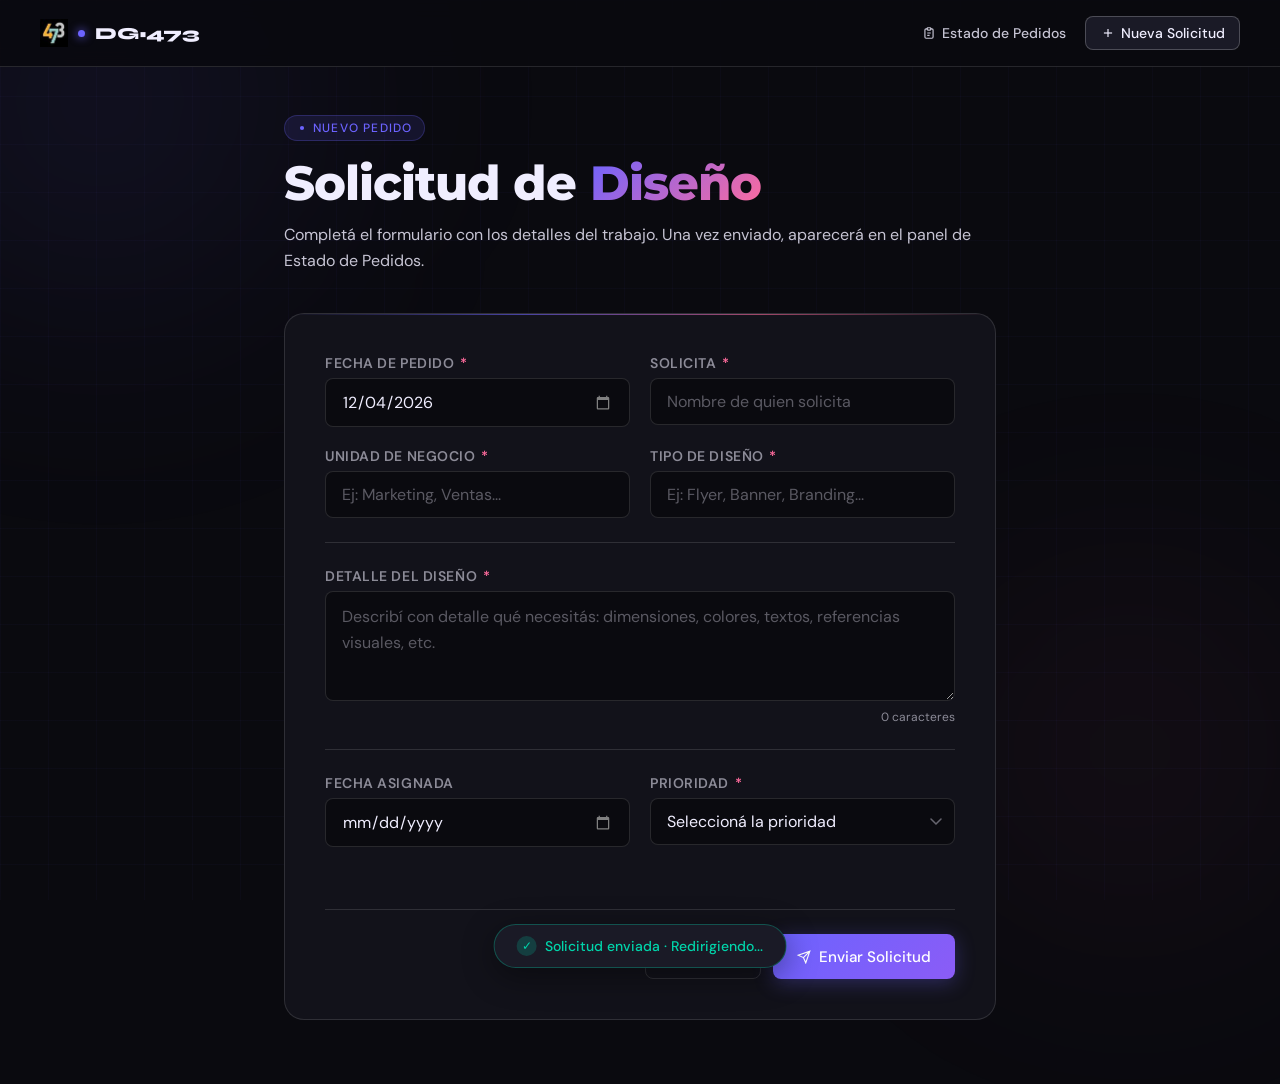
<file: solicitud.html>
<!DOCTYPE html>
<html lang="es">
<head>
<meta charset="UTF-8">
<meta name="viewport" content="width=device-width, initial-scale=1.0">
<title>DG•473 — Nueva Solicitud</title>
<link rel="icon" type="image/png" href="favicon.png">
<link rel="stylesheet" href="styles.css">
</head>
<body>

<div class="glow-orb glow-orb-1"></div>
<div class="glow-orb glow-orb-2"></div>

<nav>
  <a href="index.html" class="nav-brand">
    <img src="favicon.png" alt="DG473" class="nav-favicon">
    <div class="nav-brand-dot"></div>
    DG•473
  </a>
  <div class="nav-links">
    <a href="index.html" class="nav-link">
      <svg width="14" height="14" viewBox="0 0 24 24" fill="none" stroke="currentColor" stroke-width="2"><path d="M9 5H7a2 2 0 00-2 2v12a2 2 0 002 2h10a2 2 0 002-2V7a2 2 0 00-2-2h-2"/><rect x="9" y="3" width="6" height="4" rx="1"/><path d="M9 12h6M9 16h4"/></svg>
      Estado de Pedidos
    </a>
    <a href="solicitud.html" class="nav-link active">
      <svg width="14" height="14" viewBox="0 0 24 24" fill="none" stroke="currentColor" stroke-width="2"><line x1="12" y1="5" x2="12" y2="19"/><line x1="5" y1="12" x2="19" y2="12"/></svg>
      Nueva Solicitud
    </a>
  </div>
</nav>

<main class="form-main">
  <div class="form-page-header">
    <div class="page-tag">
      <svg width="10" height="10" viewBox="0 0 24 24" fill="currentColor"><circle cx="12" cy="12" r="5"/></svg>
      Nuevo pedido
    </div>
    <h1 class="page-title form-page-title">Solicitud de <span>Diseño</span></h1>
    <p class="page-subtitle">Completá el formulario con los detalles del trabajo. Una vez enviado, aparecerá en el panel de Estado de Pedidos.</p>
  </div>

  <div class="form-card">
    <form id="solicitudForm" novalidate>
      <div class="form-grid">

        <div class="form-group">
          <label for="fechaPedido">Fecha de Pedido <span class="req">*</span></label>
          <input type="date" id="fechaPedido" name="fechaPedido" required>
        </div>

        <div class="form-group">
          <label for="solicita">Solicita <span class="req">*</span></label>
          <input type="text" id="solicita" name="solicita" placeholder="Nombre de quien solicita" required>
        </div>

        <div class="form-group">
          <label for="unidad">Unidad de Negocio <span class="req">*</span></label>
          <input type="text" id="unidad" name="unidad" placeholder="Ej: Marketing, Ventas...">
        </div>

        <div class="form-group">
          <label for="tipoDiseno">Tipo de Diseño <span class="req">*</span></label>
          <input type="text" id="tipoDiseno" name="tipoDiseno" placeholder="Ej: Flyer, Banner, Branding...">
        </div>

        <div class="form-divider"></div>

        <div class="form-group full">
          <label for="detalle">Detalle del Diseño <span class="req">*</span></label>
          <textarea id="detalle" name="detalle" placeholder="Describí con detalle qué necesitás: dimensiones, colores, textos, referencias visuales, etc." required oninput="updateCharCount(this)"></textarea>
          <div class="char-count" id="charCount">0 caracteres</div>
        </div>

        <div class="form-divider"></div>

        <div class="form-group">
          <label for="fechaAsignada">Fecha Asignada</label>
          <input type="date" id="fechaAsignada" name="fechaAsignada">
        </div>

        <div class="form-group">
          <label for="prioridad">Prioridad <span class="req">*</span></label>
          <select id="prioridad" name="prioridad" required onchange="updatePriorityPreview(this.value)">
            <option value="" disabled selected>Seleccioná la prioridad</option>
            <option value="Urgente">🔴 Urgente</option>
            <option value="Intermedio">🟡 Intermedio</option>
            <option value="Normal">🔵 Normal</option>
          </select>
          <div class="priority-preview" id="priorityPreview" style="opacity:0; transition:opacity 0.3s;">
            <span class="priority-chip p-urgente">Urgente</span>
            <span class="priority-chip p-intermedio">Intermedio</span>
            <span class="priority-chip p-normal">Normal</span>
          </div>
        </div>

      </div>

      <div class="form-actions">
        <button type="button" class="btn btn-ghost" onclick="clearForm()">
          <svg width="14" height="14" viewBox="0 0 24 24" fill="none" stroke="currentColor" stroke-width="2"><path d="M3 6h18M19 6l-1 14a2 2 0 01-2 2H8a2 2 0 01-2-2L5 6M10 11v6M14 11v6M9 6V4a1 1 0 011-1h4a1 1 0 011 1v2"/></svg>
          Borrar
        </button>
        <button type="submit" class="btn btn-primary">
          <svg width="14" height="14" viewBox="0 0 24 24" fill="none" stroke="currentColor" stroke-width="2"><path d="M22 2L11 13M22 2l-7 20-4-9-9-4 20-7z"/></svg>
          Enviar Solicitud
        </button>
      </div>
    </form>
  </div>
</main>

<div class="toast toast-success" id="toast">
  <div class="toast-icon">✓</div>
  Solicitud enviada · Redirigiendo...
</div>

<script>
  const today = new Date().toISOString().split('T')[0];
  document.getElementById('fechaPedido').value = today;

  function updateCharCount(el) {
    document.getElementById('charCount').textContent = el.value.length + ' caracteres';
  }

  function updatePriorityPreview(val) {
    document.getElementById('priorityPreview').style.opacity = val ? '1' : '0';
  }

  function clearForm() {
    if (confirm('¿Querés borrar todos los campos?')) {
      document.getElementById('solicitudForm').reset();
      document.getElementById('fechaPedido').value = today;
      document.getElementById('charCount').textContent = '0 caracteres';
      document.getElementById('priorityPreview').style.opacity = '0';
    }
  }

  document.getElementById('solicitudForm').addEventListener('submit', function(e) {
    e.preventDefault();

    const fields = ['fechaPedido','solicita','unidad','tipoDiseno','detalle','prioridad'];
    let valid = true;

    fields.forEach(function(id) {
      const el = document.getElementById(id);
      if (!el.value.trim()) {
        el.style.borderColor = 'var(--danger)';
        el.style.boxShadow = '0 0 0 3px rgba(255,71,87,0.15)';
        valid = false;
        el.addEventListener('input', function() {
          this.style.borderColor = '';
          this.style.boxShadow = '';
        }, { once: true });
      }
    });

    if (!valid) return;

    const record = {
      id: Date.now(),
      fechaPedido:   document.getElementById('fechaPedido').value,
      solicita:      document.getElementById('solicita').value.trim(),
      unidad:        document.getElementById('unidad').value.trim(),
      tipoDiseno:    document.getElementById('tipoDiseno').value.trim(),
      detalle:       document.getElementById('detalle').value.trim(),
      fechaAsignada: document.getElementById('fechaAsignada').value,
      prioridad:     document.getElementById('prioridad').value,
      estado:        'Sin Iniciar',
      correcciones:  '',
      link:          ''
    };

    const existing = JSON.parse(localStorage.getItem('solicitudes') || '[]');
    existing.push(record);
    localStorage.setItem('solicitudes', JSON.stringify(existing));

    const toast = document.getElementById('toast');
    toast.classList.add('show');
    setTimeout(function() { window.location.href = 'index.html'; }, 1800);
  });
</script>
</body>
</html>
</file>
<file: styles.css>
@import url('https://fonts.googleapis.com/css2?family=Montserrat:wght@700;800;900&family=Syne:wght@400;600;700;800&family=DM+Sans:wght@300;400;500;600&display=swap');

*, *::before, *::after { box-sizing: border-box; margin: 0; padding: 0; }

/* ── Variables ── */
:root {
  --bg:           #0a0a0f;
  --surface:      #12121a;
  --surface2:     #1a1a26;
  --border:       rgba(255,255,255,0.12);
  --border-hover: rgba(255,255,255,0.22);
  --accent:       #6c63ff;
  --accent2:      #ff6b9d;
  --accent3:      #00d4aa;
  --text:         #f0eeff;
  --text-muted:   rgba(240,238,255,0.82);
  --text-dim:     rgba(240,238,255,0.55);
  --danger:       #ff4757;
  --radius:       12px;
  --radius-sm:    8px;
}

/* ── Base ── */
body {
  font-family: 'DM Sans', sans-serif;
  background: var(--bg);
  color: var(--text);
  min-height: 100vh;
  overflow-x: hidden;
}

body::before {
  content: '';
  position: fixed;
  inset: 0;
  background-image:
    linear-gradient(rgba(108,99,255,0.03) 1px, transparent 1px),
    linear-gradient(90deg, rgba(108,99,255,0.03) 1px, transparent 1px);
  background-size: 48px 48px;
  pointer-events: none;
  z-index: 0;
}

/* ── Glow orbs ── */
.glow-orb {
  position: fixed;
  border-radius: 50%;
  filter: blur(120px);
  pointer-events: none;
  z-index: 0;
}
.glow-orb-1 {
  width: 600px; height: 600px;
  background: radial-gradient(circle, rgba(108,99,255,0.12), transparent 70%);
  top: -200px; left: -200px;
}
.glow-orb-2 {
  width: 500px; height: 500px;
  background: radial-gradient(circle, rgba(255,107,157,0.08), transparent 70%);
  bottom: -100px; right: -100px;
}

/* ── Nav ── */
nav {
  position: sticky;
  top: 0;
  z-index: 50;
  display: flex;
  align-items: center;
  justify-content: space-between;
  padding: 1rem 2.5rem;
  border-bottom: 1px solid var(--border);
  backdrop-filter: blur(10px);
  background: rgba(10,10,15,0.88);
}

.nav-brand {
  display: flex;
  align-items: center;
  gap: 10px;
  font-family: 'Syne', sans-serif;
  font-weight: 800;
  font-size: 1.05rem;
  letter-spacing: -0.01em;
  text-decoration: none;
  color: var(--text);
}

.nav-favicon {
  width: 28px;
  height: 28px;
  object-fit: contain;
}

.nav-brand-dot {
  width: 7px; height: 7px;
  background: var(--accent);
  border-radius: 50%;
  box-shadow: 0 0 10px var(--accent);
  animation: pulse 2s ease-in-out infinite;
  flex-shrink: 0;
}

@keyframes pulse {
  0%, 100% { opacity: 1; transform: scale(1); }
  50%       { opacity: 0.5; transform: scale(0.75); }
}

.nav-links { display: flex; gap: 4px; }

.nav-link {
  padding: 0.45rem 0.9rem;
  border-radius: var(--radius-sm);
  font-size: 0.875rem;
  font-weight: 500;
  color: var(--text-muted);
  text-decoration: none;
  transition: all 0.2s;
  border: 1px solid transparent;
  display: inline-flex;
  align-items: center;
  gap: 6px;
}

.nav-link:hover  { color: var(--text); background: var(--surface); border-color: var(--border); }
.nav-link.active { color: var(--text); background: var(--surface2); border-color: var(--border-hover); }

/* ── Animations ── */
@keyframes fadeUp {
  from { opacity: 0; transform: translateY(14px); }
  to   { opacity: 1; transform: translateY(0); }
}

/* ── Page header shared ── */
.page-header {
  margin-bottom: 2rem;
  animation: fadeUp 0.4s ease both;
}

.page-title {
  font-family: 'Montserrat', sans-serif;
  font-weight: 800;
  letter-spacing: -0.02em;
  color: var(--text);
}

.counter-badge {
  display: inline-flex;
  align-items: center;
  justify-content: center;
  background: rgba(108,99,255,0.2);
  color: var(--accent);
  border: 1px solid rgba(108,99,255,0.35);
  border-radius: 100px;
  font-size: 0.8rem;
  font-weight: 700;
  padding: 2px 10px;
  margin-left: 10px;
  vertical-align: middle;
  font-family: 'Syne', sans-serif;
}

/* ── Buttons ── */
.btn-new {
  display: inline-flex;
  align-items: center;
  gap: 8px;
  font-family: 'DM Sans', sans-serif;
  font-size: 0.9rem;
  font-weight: 600;
  padding: 0.6rem 1.3rem;
  border-radius: var(--radius-sm);
  background: linear-gradient(135deg, var(--accent), #8b5cf6);
  color: white;
  text-decoration: none;
  box-shadow: 0 4px 16px rgba(108,99,255,0.3);
  transition: all 0.2s;
  border: none;
  cursor: pointer;
}

.btn-new:hover { transform: translateY(-1px); box-shadow: 0 6px 24px rgba(108,99,255,0.42); }

.btn {
  display: inline-flex;
  align-items: center;
  gap: 8px;
  font-family: 'DM Sans', sans-serif;
  font-size: 0.95rem;
  font-weight: 500;
  padding: 0.7rem 1.5rem;
  border-radius: var(--radius-sm);
  border: none;
  cursor: pointer;
  transition: all 0.2s;
}

.btn-ghost {
  background: transparent;
  color: var(--text-muted);
  border: 1px solid var(--border);
}

.btn-ghost:hover {
  color: var(--danger);
  border-color: rgba(255,71,87,0.4);
  background: rgba(255,71,87,0.08);
}

.btn-primary {
  background: linear-gradient(135deg, var(--accent), #8b5cf6);
  color: white;
  box-shadow: 0 4px 20px rgba(108,99,255,0.3);
}

.btn-primary:hover  { transform: translateY(-1px); box-shadow: 0 6px 28px rgba(108,99,255,0.45); }
.btn-primary:active { transform: translateY(0); }

/* ── Toast ── */
.toast {
  position: fixed;
  bottom: 2rem;
  left: 50%;
  transform: translateX(-50%) translateY(100px);
  background: var(--surface2);
  padding: 0.7rem 1.4rem;
  border-radius: 100px;
  font-size: 0.875rem;
  font-weight: 500;
  z-index: 300;
  transition: transform 0.4s cubic-bezier(0.34,1.56,0.64,1);
  display: flex;
  align-items: center;
  gap: 8px;
  white-space: nowrap;
  box-shadow: 0 8px 32px rgba(0,0,0,0.4);
}

.toast.show { transform: translateX(-50%) translateY(0); }

.toast-success { border: 1px solid rgba(0,212,170,0.3); color: var(--accent3); }
.toast-danger  { border: 1px solid rgba(255,71,87,0.25); color: var(--danger); }

.toast-icon {
  width: 20px; height: 20px;
  background: rgba(0,212,170,0.2);
  border-radius: 50%;
  display: flex; align-items: center; justify-content: center;
  font-size: 12px;
}

/* ── Modal ── */
.modal-overlay {
  display: none;
  position: fixed;
  inset: 0;
  background: rgba(0,0,0,0.72);
  backdrop-filter: blur(6px);
  z-index: 100;
  align-items: center;
  justify-content: center;
  padding: 2rem;
}

.modal-overlay.open { display: flex; }

.modal {
  background: var(--surface);
  border: 1px solid var(--border-hover);
  border-radius: 16px;
  padding: 2rem;
  max-width: 560px;
  width: 100%;
  position: relative;
  animation: fadeUp 0.25s cubic-bezier(0.34,1.4,0.64,1) both;
  max-height: 80vh;
  overflow-y: auto;
}

.modal::before {
  content: '';
  position: absolute;
  top: 0; left: 0; right: 0;
  height: 1px;
  background: linear-gradient(90deg, transparent, var(--accent), transparent);
  border-radius: 16px 16px 0 0;
}

.modal-header {
  display: flex;
  align-items: flex-start;
  justify-content: space-between;
  margin-bottom: 1.25rem;
  gap: 1rem;
}

.modal-title   { font-family: 'Syne', sans-serif; font-size: 1rem; font-weight: 700; color: var(--text); }
.modal-label   { font-size: 0.72rem; font-weight: 600; letter-spacing: 0.08em; text-transform: uppercase; color: var(--text-dim); margin-bottom: 0.5rem; }
.modal-content { font-size: 0.9rem; line-height: 1.7; color: var(--text-muted); white-space: pre-wrap; }

.modal-close {
  width: 28px; height: 28px;
  border-radius: 6px;
  background: var(--surface2);
  border: 1px solid var(--border);
  cursor: pointer;
  color: var(--text-dim);
  display: flex; align-items: center; justify-content: center;
  flex-shrink: 0;
  transition: all 0.2s;
}

.modal-close:hover { color: var(--text); border-color: var(--border-hover); }

/* ── Confirm dialog ── */
.confirm-overlay {
  display: none;
  position: fixed;
  inset: 0;
  background: rgba(0,0,0,0.65);
  backdrop-filter: blur(4px);
  z-index: 200;
  align-items: center;
  justify-content: center;
}

.confirm-overlay.open { display: flex; }

.confirm-dialog {
  background: var(--surface);
  border: 1px solid rgba(255,71,87,0.2);
  border-radius: 14px;
  padding: 1.75rem;
  max-width: 380px;
  width: 90%;
  text-align: center;
  animation: fadeUp 0.2s ease both;
}

.confirm-icon {
  width: 48px; height: 48px;
  background: rgba(255,71,87,0.1);
  border-radius: 50%;
  display: flex; align-items: center; justify-content: center;
  margin: 0 auto 1rem;
  color: var(--danger);
}

.confirm-title   { font-family: 'Syne', sans-serif; font-size: 1rem; font-weight: 700; margin-bottom: 0.5rem; }
.confirm-text    { font-size: 0.88rem; color: var(--text-muted); margin-bottom: 1.5rem; line-height: 1.55; }
.confirm-actions { display: flex; gap: 10px; justify-content: center; }

.btn-cancel {
  padding: 0.55rem 1.25rem; border-radius: 8px; background: transparent;
  border: 1px solid var(--border); color: var(--text-muted);
  font-family: 'DM Sans', sans-serif; font-size: 0.875rem; cursor: pointer; transition: all 0.2s;
}

.btn-cancel:hover { background: var(--surface2); color: var(--text); }

.btn-delete {
  padding: 0.55rem 1.25rem; border-radius: 8px;
  background: rgba(255,71,87,0.15);
  border: 1px solid rgba(255,71,87,0.35);
  color: var(--danger);
  font-family: 'DM Sans', sans-serif; font-size: 0.875rem; font-weight: 500; cursor: pointer; transition: all 0.2s;
}

.btn-delete:hover { background: rgba(255,71,87,0.25); }

/* ── Empty state ── */
.empty-state { text-align: center; padding: 4rem 2rem; }

.empty-icon {
  width: 64px; height: 64px;
  background: var(--surface2);
  border: 1px solid var(--border);
  border-radius: 16px;
  display: flex; align-items: center; justify-content: center;
  margin: 0 auto 1.5rem;
  font-size: 1.75rem;
  opacity: 0.6;
}

.empty-title { font-family: 'Syne', sans-serif; font-size: 1.25rem; font-weight: 700; margin-bottom: 0.5rem; }
.empty-text  { font-size: 0.9rem; color: var(--text-muted); margin-bottom: 1.5rem; }

/* ════════════════════════════════════
   INDEX (Estado de Pedidos)
════════════════════════════════════ */
.estado-main {
  position: relative;
  z-index: 1;
  padding: 2.5rem 1.5rem 4rem;
  max-width: 1500px;
  margin: 0 auto;
}

.estado-page-header {
  display: flex;
  align-items: flex-end;
  justify-content: space-between;
  margin-bottom: 2rem;
  gap: 1rem;
  flex-wrap: wrap;
}

.estado-page-title {
  font-size: clamp(1.6rem, 3vw, 2.4rem);
}

/* Table */
.table-wrapper {
  background: var(--surface);
  border: 1px solid var(--border);
  border-radius: 16px;
  overflow: hidden;
  animation: fadeUp 0.4s 0.1s ease both;
  position: relative;
}

.table-wrapper::before {
  content: '';
  position: absolute;
  top: 0; left: 0; right: 0;
  height: 1px;
  background: linear-gradient(90deg, transparent, var(--accent), transparent);
  opacity: 0.5;
  z-index: 1;
}

.table-scroll { overflow-x: auto; }

table {
  width: 100%;
  border-collapse: collapse;
  font-size: 0.95rem;
  min-width: 1050px;
}

thead tr {
  background: var(--surface2);
  border-bottom: 1px solid var(--border);
}

th {
  padding: 0.9rem 1rem;
  text-align: left;
  font-size: 0.75rem;
  font-weight: 700;
  letter-spacing: 0.08em;
  text-transform: uppercase;
  color: var(--text-dim);
  white-space: nowrap;
}

tbody tr {
  border-bottom: 1px solid var(--border);
  transition: background 0.2s;
}

tbody tr:last-child { border-bottom: none; }
tbody tr:hover      { background: rgba(255,255,255,0.02); }

tbody tr.finalizado     { background: rgba(0,212,170,0.06) !important; }
tbody tr.finalizado:hover { background: rgba(0,212,170,0.1) !important; }
tbody tr.finalizado td  { color: rgba(0,212,170,0.8); }
tbody tr.finalizado .badge { filter: brightness(0.7) saturate(0.5); }

td {
  padding: 0.85rem 1rem;
  color: var(--text-muted);
  vertical-align: middle;
}

/* Combined date+solicita cell */
.td-fecha-solicita { min-width: 130px; }

.td-fecha {
  font-size: 0.8rem;
  font-variant-numeric: tabular-nums;
  color: var(--text-dim);
  white-space: nowrap;
  display: block;
}

.td-solicita {
  font-weight: 600;
  color: var(--text);
  font-size: 0.95rem;
  display: block;
  margin-top: 2px;
}

td.unidad-cell,
td.tipo-cell  { white-space: nowrap; }

/* Fecha Asignada editable */
.fecha-asignada-input {
  background: transparent;
  border: 1px solid transparent;
  border-radius: 6px;
  color: var(--text-dim);
  font-family: 'DM Sans', sans-serif;
  font-size: 0.85rem;
  padding: 4px 6px;
  width: 130px;
  outline: none;
  transition: all 0.2s;
  font-variant-numeric: tabular-nums;
  cursor: pointer;
}

.fecha-asignada-input:hover {
  border-color: var(--border);
  background: var(--surface2);
  color: var(--text-muted);
}

.fecha-asignada-input:focus {
  border-color: var(--accent);
  background: var(--surface2);
  color: var(--text);
  box-shadow: 0 0 0 2px rgba(108,99,255,0.15);
}

.fecha-asignada-input::-webkit-calendar-picker-indicator {
  filter: invert(0.45);
  cursor: pointer;
  opacity: 0.7;
}

/* Prioridad badge + select */
.prioridad-cell { min-width: 140px; }

.prioridad-wrap { display: flex; flex-direction: column; gap: 5px; }

.badge {
  display: inline-flex;
  align-items: center;
  gap: 5px;
  padding: 3px 11px;
  border-radius: 100px;
  font-size: 0.8rem;
  font-weight: 700;
  white-space: nowrap;
}

.badge-dot { width: 6px; height: 6px; border-radius: 50%; background: currentColor; flex-shrink: 0; }

.badge-urgente    { background: rgba(255,71,87,0.15);   color: #ff6b7a; border: 1px solid rgba(255,71,87,0.35); }
.badge-intermedio { background: rgba(255,214,0,0.14);   color: #e8c000; border: 1px solid rgba(255,214,0,0.35); }
.badge-normal     { background: rgba(0,180,255,0.13);   color: #38bdf8; border: 1px solid rgba(0,180,255,0.35); }

.prioridad-select {
  background: var(--surface2);
  border: 1px solid var(--border);
  border-radius: 6px;
  color: var(--text-muted);
  font-family: 'DM Sans', sans-serif;
  font-size: 0.8rem;
  padding: 4px 22px 4px 7px;
  width: 120px;
  outline: none;
  appearance: none;
  -webkit-appearance: none;
  cursor: pointer;
  background-image: url("data:image/svg+xml,%3Csvg xmlns='http://www.w3.org/2000/svg' width='10' height='6' viewBox='0 0 10 6'%3E%3Cpath d='M1 1l4 4 4-4' stroke='rgba(240,238,255,0.4)' stroke-width='1.5' fill='none' stroke-linecap='round'/%3E%3C/svg%3E");
  background-repeat: no-repeat;
  background-position: right 7px center;
  transition: border-color 0.2s;
}

.prioridad-select:focus { border-color: var(--accent); box-shadow: 0 0 0 2px rgba(108,99,255,0.18); }
.prioridad-select option { background: #1a1a26; }

/* Estado select */
.estado-select {
  background: var(--surface2);
  border: 1px solid var(--border);
  border-radius: 6px;
  color: var(--text-muted);
  font-family: 'DM Sans', sans-serif;
  font-size: 0.88rem;
  padding: 5px 26px 5px 8px;
  width: 145px;
  outline: none;
  appearance: none;
  -webkit-appearance: none;
  cursor: pointer;
  background-image: url("data:image/svg+xml,%3Csvg xmlns='http://www.w3.org/2000/svg' width='10' height='6' viewBox='0 0 10 6'%3E%3Cpath d='M1 1l4 4 4-4' stroke='rgba(240,238,255,0.4)' stroke-width='1.5' fill='none' stroke-linecap='round'/%3E%3C/svg%3E");
  background-repeat: no-repeat;
  background-position: right 8px center;
  transition: border-color 0.2s;
}

.estado-select:focus { border-color: var(--accent); box-shadow: 0 0 0 2px rgba(108,99,255,0.2); }
.estado-select option { background: #1a1a26; }

/* Detalle */
.detalle-cell { max-width: 190px; }

.detalle-preview {
  display: -webkit-box;
  -webkit-line-clamp: 4;
  -webkit-box-orient: vertical;
  overflow: hidden;
  line-height: 1.5;
  cursor: pointer;
  transition: color 0.2s;
}

.detalle-preview:hover { color: var(--text); }

.detalle-more {
  font-size: 0.73rem;
  color: var(--accent);
  cursor: pointer;
  margin-top: 4px;
  display: inline-flex;
  align-items: center;
  gap: 3px;
  opacity: 0.85;
  transition: opacity 0.2s;
  background: none;
  border: none;
  padding: 0;
  font-family: inherit;
}

.detalle-more:hover { opacity: 1; }

/* Correcciones */
.correcciones-cell { min-width: 175px; max-width: 210px; }

.correcciones-textarea {
  background: var(--surface2);
  border: 1px solid var(--border);
  border-radius: 6px;
  color: var(--text-muted);
  font-family: 'DM Sans', sans-serif;
  font-size: 0.88rem;
  padding: 6px 8px;
  width: 100%;
  min-height: 68px;
  resize: vertical;
  outline: none;
  line-height: 1.5;
  transition: all 0.2s;
}

.correcciones-textarea:focus {
  border-color: var(--accent2);
  box-shadow: 0 0 0 2px rgba(255,107,157,0.15);
  color: var(--text);
}

.correcciones-textarea::placeholder { color: rgba(240,238,255,0.3); font-style: italic; }

/* Link cell */
.link-cell { min-width: 150px; }

.link-input-wrap { display: flex; align-items: center; gap: 5px; }

.link-input {
  background: var(--surface2);
  border: 1px solid var(--border);
  border-radius: 6px;
  color: var(--text-muted);
  font-family: 'DM Sans', sans-serif;
  font-size: 0.85rem;
  padding: 5px 8px;
  width: 108px;
  outline: none;
  transition: all 0.2s;
}

.link-input:focus { border-color: var(--accent); box-shadow: 0 0 0 2px rgba(108,99,255,0.15); color: var(--text); }

.link-open-btn {
  display: flex;
  align-items: center;
  justify-content: center;
  width: 27px; height: 27px;
  border-radius: 5px;
  background: transparent;
  border: 1px solid var(--border);
  cursor: pointer;
  color: var(--text-dim);
  transition: all 0.2s;
  text-decoration: none;
  flex-shrink: 0;
}

.link-open-btn:hover { background: rgba(108,99,255,0.15); border-color: rgba(108,99,255,0.4); color: var(--accent); }

/* Delete button */
.delete-btn {
  display: flex;
  align-items: center;
  justify-content: center;
  width: 30px; height: 30px;
  border-radius: 6px;
  background: transparent;
  border: 1px solid transparent;
  cursor: pointer;
  color: var(--text-dim);
  transition: all 0.2s;
  margin: 0 auto;
}

.delete-btn:hover { background: rgba(255,71,87,0.12); border-color: rgba(255,71,87,0.3); color: var(--danger); }

/* ════════════════════════════════════
   SOLICITUD (Formulario)
════════════════════════════════════ */
.form-main {
  position: relative;
  z-index: 1;
  max-width: 760px;
  margin: 0 auto;
  padding: 3rem 1.5rem 4rem;
}

.form-page-header {
  margin-bottom: 2.5rem;
  animation: fadeUp 0.5s ease both;
}

.page-tag {
  display: inline-flex;
  align-items: center;
  gap: 6px;
  font-size: 0.75rem;
  font-weight: 500;
  letter-spacing: 0.1em;
  text-transform: uppercase;
  color: var(--accent);
  background: rgba(108,99,255,0.12);
  border: 1px solid rgba(108,99,255,0.25);
  padding: 4px 12px;
  border-radius: 100px;
  margin-bottom: 1rem;
}

.form-page-title {
  font-size: clamp(2rem, 5vw, 3rem);
  line-height: 1.1;
}

.form-page-title span {
  background: linear-gradient(135deg, var(--accent), var(--accent2));
  -webkit-background-clip: text;
  -webkit-text-fill-color: transparent;
  background-clip: text;
}

.page-subtitle {
  margin-top: 0.75rem;
  font-size: 1rem;
  color: var(--text-muted);
  line-height: 1.6;
}

/* Form card */
.form-card {
  background: var(--surface);
  border: 1px solid var(--border);
  border-radius: 20px;
  padding: 2.5rem;
  animation: fadeUp 0.5s 0.1s ease both;
  position: relative;
  overflow: hidden;
}

.form-card::before {
  content: '';
  position: absolute;
  top: 0; left: 0; right: 0;
  height: 1px;
  background: linear-gradient(90deg, transparent, var(--accent), var(--accent2), transparent);
  opacity: 0.6;
}

.form-grid {
  display: grid;
  grid-template-columns: 1fr 1fr;
  gap: 1.25rem;
}

.form-group {
  display: flex;
  flex-direction: column;
  gap: 6px;
}

.form-group.full { grid-column: 1 / -1; }

.form-divider {
  height: 1px;
  background: var(--border);
  grid-column: 1 / -1;
  margin: 0.25rem 0;
}

label {
  font-size: 0.875rem;
  font-weight: 600;
  letter-spacing: 0.04em;
  text-transform: uppercase;
  color: var(--text-dim);
}

label .req { color: var(--accent2); margin-left: 2px; }

input[type="text"],
input[type="date"],
textarea,
select {
  background: var(--bg);
  border: 1px solid var(--border);
  border-radius: var(--radius-sm);
  color: var(--text);
  font-family: 'DM Sans', sans-serif;
  font-size: 1rem;
  padding: 0.75rem 1rem;
  width: 100%;
  transition: all 0.2s;
  outline: none;
  appearance: none;
  -webkit-appearance: none;
}

input[type="date"]::-webkit-calendar-picker-indicator { filter: invert(0.5); cursor: pointer; }

input:focus, textarea:focus, select:focus {
  border-color: var(--accent);
  box-shadow: 0 0 0 3px rgba(108,99,255,0.15);
  background: rgba(108,99,255,0.04);
}

input::placeholder, textarea::placeholder { color: rgba(240,238,255,0.35); }

textarea {
  resize: vertical;
  min-height: 110px;
  line-height: 1.6;
}

select {
  background-image: url("data:image/svg+xml,%3Csvg xmlns='http://www.w3.org/2000/svg' width='12' height='8' viewBox='0 0 12 8'%3E%3Cpath d='M1 1l5 5 5-5' stroke='rgba(240,238,255,0.4)' stroke-width='1.5' fill='none' stroke-linecap='round'/%3E%3C/svg%3E");
  background-repeat: no-repeat;
  background-position: right 12px center;
  padding-right: 2.25rem;
  cursor: pointer;
}

select option { background: #1a1a26; }

/* Priority chips preview */
.priority-preview { display: flex; gap: 8px; margin-top: 5px; }

.priority-chip {
  font-size: 0.72rem;
  padding: 2px 9px;
  border-radius: 100px;
  font-weight: 600;
}

.p-urgente    { background: rgba(255,71,87,0.15);  color: #ff6b7a; border: 1px solid rgba(255,71,87,0.3); }
.p-intermedio { background: rgba(255,214,0,0.14);  color: #e8c000; border: 1px solid rgba(255,214,0,0.3); }
.p-normal     { background: rgba(0,180,255,0.13);  color: #38bdf8; border: 1px solid rgba(0,180,255,0.3); }

.form-actions {
  display: flex;
  gap: 12px;
  justify-content: flex-end;
  margin-top: 2rem;
  padding-top: 1.5rem;
  border-top: 1px solid var(--border);
}

.char-count {
  font-size: 0.75rem;
  color: var(--text-dim);
  text-align: right;
  margin-top: 2px;
}

/* ── Responsive ── */
@media (max-width: 640px) {
  nav { padding: 0.85rem 1.1rem; }
  .nav-brand span { font-size: 0.9rem; }
  .form-grid { grid-template-columns: 1fr; }
  .form-card { padding: 1.4rem; }
  .form-actions { flex-direction: column-reverse; }
  .btn { justify-content: center; }
  .estado-page-header { flex-direction: column; align-items: flex-start; }
}
</file>
